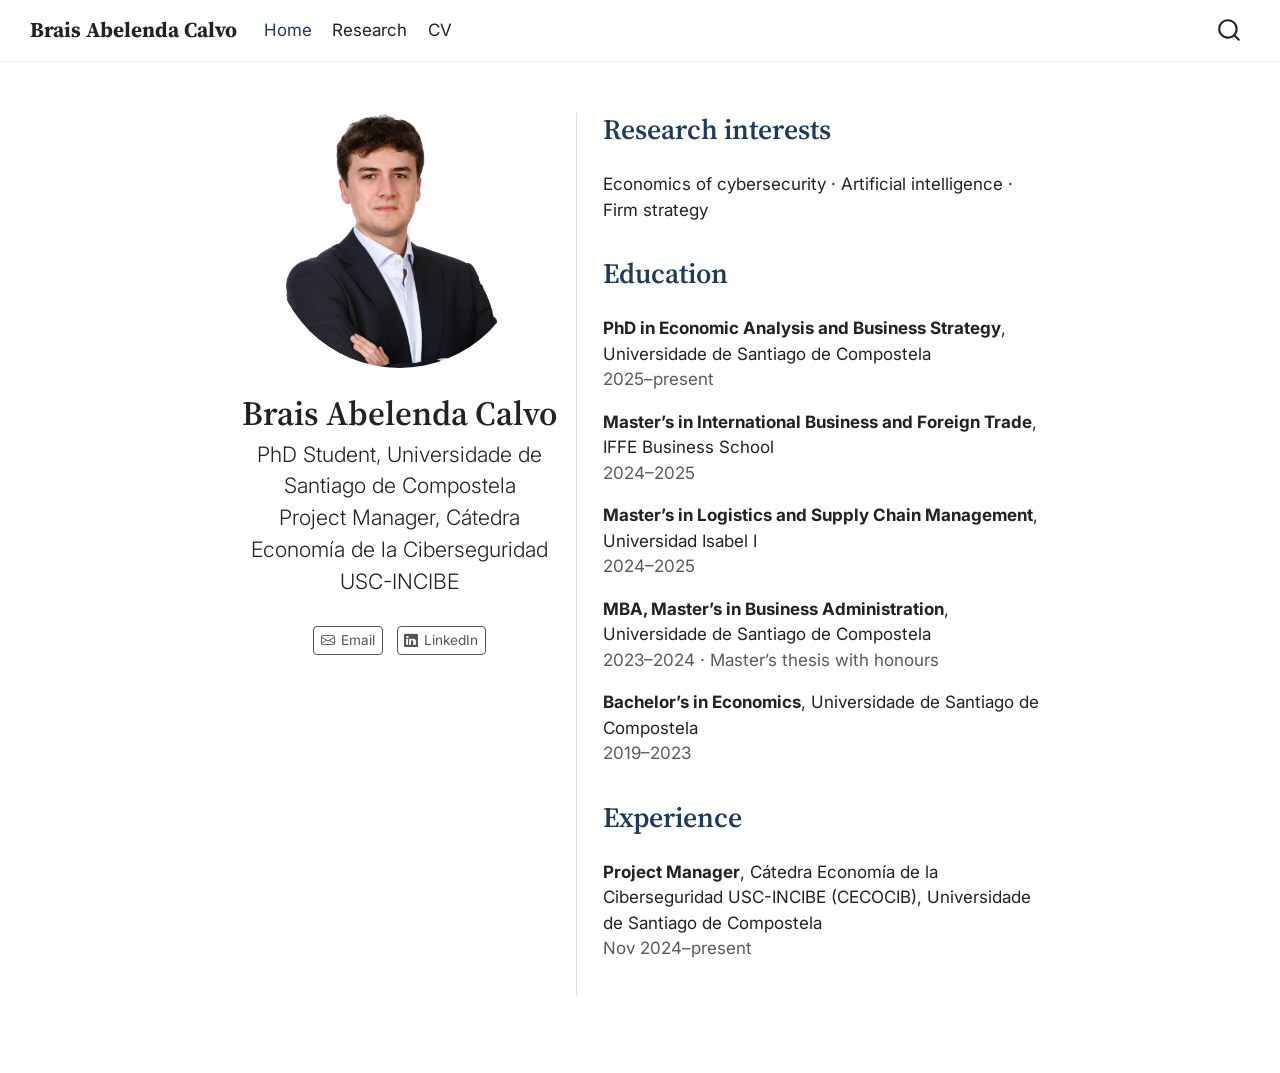
<file: index.html>
<!DOCTYPE html>
<html xmlns="http://www.w3.org/1999/xhtml" lang="en" xml:lang="en"><head>

<meta charset="utf-8">
<meta name="generator" content="quarto-1.11.9">

<meta name="viewport" content="width=device-width, initial-scale=1.0, user-scalable=yes">


<title>Brais Abelenda Calvo</title>
<style>
/* Default styles provided by pandoc.
** See https://pandoc.org/MANUAL.html#variables-for-html for config info.
*/
span.smallcaps{font-variant: small-caps;}
div.columns{display: flex; gap: 1.5em;}
div.column{flex: auto;}
@media screen {
div.columns{gap: min(4vw, 1.5em);}
div.column{overflow-x: auto;}
}
div.hanging-indent{margin-left: 1.5em; text-indent: -1.5em;}
ul.task-list{list-style: none;}
ul.task-list li input[type="checkbox"] {
  width: 0.8em;
  margin: 0 0.8em 0.2em -1em; /* quarto-specific, see https://github.com/quarto-dev/quarto-cli/issues/4556 */ 
  vertical-align: middle;
}
</style>


<script src="site_libs/quarto-nav/quarto-nav.js"></script>
<script src="site_libs/quarto-nav/headroom.min.js"></script>
<script src="site_libs/clipboard/clipboard.min.js"></script>
<script src="site_libs/quarto-search/autocomplete.umd.js"></script>
<script src="site_libs/quarto-search/fuse.min.js"></script>
<script src="site_libs/quarto-search/quarto-search.js"></script>
<meta name="quarto:offset" content="./">
<script src="site_libs/quarto-html/quarto.js" type="module"></script>
<script src="site_libs/quarto-html/tabsets/tabsets.js" type="module"></script>
<script src="site_libs/quarto-html/scrollable-regions/scrollable-regions.js" type="module"></script>
<script src="site_libs/quarto-html/popper.min.js"></script>
<script src="site_libs/quarto-html/tippy.umd.min.js"></script>
<link href="site_libs/quarto-html/tippy.css" rel="stylesheet">
<link href="site_libs/quarto-html/quarto-syntax-highlighting-63b5708e65d6cd79cd7618c58d0c21e7.css" rel="stylesheet" id="quarto-text-highlighting-styles">
<script src="site_libs/bootstrap/bootstrap.min.js"></script>
<link href="site_libs/bootstrap/bootstrap-icons.css" rel="stylesheet">
<link href="site_libs/bootstrap/bootstrap-11c2626c52c07ce5fc4bdbd849c84558.min.css" rel="stylesheet" append-hash="true" id="quarto-bootstrap" data-mode="light">
<script id="quarto-search-options" type="application/json">{
  "location": "navbar",
  "copy-button": false,
  "collapse-after": 3,
  "panel-placement": "end",
  "type": "overlay",
  "limit": 50,
  "keyboard-shortcut": [
    "f",
    "/",
    "s"
  ],
  "language": {
    "search-no-results-text": "No results",
    "search-matching-documents-text": "matching documents",
    "search-copy-link-title": "Copy link to search",
    "search-hide-matches-text": "Hide additional matches",
    "search-more-match-text": "more match in this document",
    "search-more-matches-text": "more matches in this document",
    "search-clear-button-title": "Clear",
    "search-text-placeholder": "",
    "search-detached-cancel-button-title": "Cancel",
    "search-submit-button-title": "Submit",
    "search-label": "Search"
  }
}</script>


</head>

<body class="nav-fixed fullcontent quarto-light"><a id="quarto-skip-link" class="visually-hidden-focusable" href="#quarto-document-content">Skip to main content</a>

<div id="quarto-search-results"></div>
  <header id="quarto-header" class="headroom fixed-top">
    <nav class="navbar navbar-expand-lg " data-bs-theme="dark" aria-label="Site">
      <div class="navbar-container container-fluid">
      <div class="navbar-brand-container mx-auto">
    <a class="navbar-brand" href="./index.html">
    <span class="navbar-title">Brais Abelenda Calvo</span>
    </a>
  </div>
          <button class="navbar-toggler" type="button" data-bs-toggle="collapse" data-bs-target="#navbarCollapse" aria-controls="navbarCollapse" aria-expanded="false" aria-label="Toggle navigation" onclick="if (window.quartoToggleHeadroom) { window.quartoToggleHeadroom(); }">
  <span class="navbar-toggler-icon"></span>
</button>
          <div class="collapse navbar-collapse" id="navbarCollapse">
            <ul class="navbar-nav navbar-nav-scroll me-auto">
  <li class="nav-item">
    <a class="nav-link active" href="./index.html" aria-current="page"> 
<span class="menu-text">Home</span></a>
  </li>  
  <li class="nav-item">
    <a class="nav-link" href="./research.html"> 
<span class="menu-text">Research</span></a>
  </li>  
  <li class="nav-item">
    <a class="nav-link" href="./cv.html"> 
<span class="menu-text">CV</span></a>
  </li>  
</ul>
          </div> <!-- /navcollapse -->
            <div class="quarto-navbar-tools">
</div>
            <div id="quarto-search" class="" title="Search"></div>
      </div> <!-- /container-fluid -->
    </nav>
</header>
<!-- content -->
<div id="quarto-content" class="quarto-container page-columns page-rows-contents page-layout-article page-navbar">
<!-- sidebar -->
<!-- margin-sidebar -->
    
<!-- main -->
<div class="quarto-about-trestles">
  <div class="about-entity">
    <img src="images/foto.jpg" class="about-image
  round " style="height: 15em; width: 15em;">
<header id="title-block-header" class="quarto-title-block default">
<div class="quarto-title">
<h1 class="title">Brais Abelenda Calvo</h1>
<p class="subtitle lead">PhD Student, Universidade de Santiago de Compostela<br>Project Manager, Cátedra Economía de la Ciberseguridad USC-INCIBE</p>
</div>
<div class="quarto-title-meta">
  </div>
</header>
    <div class="about-links">
  <a href="mailto:brais.abelenda.calvo@usc.es" class="about-link" rel="" target="">
    <i class="bi bi-envelope"></i>
     <span class="about-link-text">Email</span>
  </a>
  <a href="https://www.linkedin.com/in/braisabelendacalvo/" class="about-link" rel="" target="">
    <i class="bi bi-linkedin"></i>
     <span class="about-link-text">LinkedIn</span>
  </a>
</div>
  </div>
  <div class="about-contents"><main class="content" id="quarto-document-content" tabindex="-1">
<section id="research-interests" class="level2">
<h2 data-anchor-id="research-interests">Research interests</h2>
<p>Economics of cybersecurity · Artificial intelligence · Firm strategy</p>
</section>
<section id="education" class="level2">
<h2 data-anchor-id="education">Education</h2>
<p><strong>PhD in Economic Analysis and Business Strategy</strong>, Universidade de Santiago de Compostela<br>
<span class="text-muted">2025–present</span></p>
<p><strong>Master’s in International Business and Foreign Trade</strong>, IFFE Business School<br>
<span class="text-muted">2024–2025</span></p>
<p><strong>Master’s in Logistics and Supply Chain Management</strong>, Universidad Isabel I<br>
<span class="text-muted">2024–2025</span></p>
<p><strong>MBA, Master’s in Business Administration</strong>, Universidade de Santiago de Compostela<br>
<span class="text-muted">2023–2024 · Master’s thesis with honours</span></p>
<p><strong>Bachelor’s in Economics</strong>, Universidade de Santiago de Compostela<br>
<span class="text-muted">2019–2023</span></p>
</section>
<section id="experience" class="level2">
<h2 data-anchor-id="experience">Experience</h2>
<p><strong>Project Manager</strong>, Cátedra Economía de la Ciberseguridad USC-INCIBE (CECOCIB), Universidade de Santiago de Compostela<br>
<span class="text-muted">Nov 2024–present</span></p>


</section>
</main></div>
</div>
 <!-- /main -->
<script id="quarto-html-after-body" type="application/javascript">
  window.document.addEventListener("DOMContentLoaded", function (event) {
    const isCodeAnnotation = (el) => {
      for (const clz of el.classList) {
        if (clz.startsWith('code-annotation-')) {                     
          return true;
        }
      }
      return false;
    }
    const onCopySuccess = function(e) {
      // button target
      const button = e.trigger;
      // don't keep focus
      button.blur();
      // flash "checked"
      button.classList.add('code-copy-button-checked');
      var currentTitle = button.getAttribute("title");
      button.setAttribute("title", "Copied!");
      let tooltip;
      if (window.bootstrap) {
        button.setAttribute("data-bs-toggle", "tooltip");
        button.setAttribute("data-bs-placement", "left");
        button.setAttribute("data-bs-title", "Copied!");
        tooltip = new bootstrap.Tooltip(button, 
          { trigger: "manual", 
            customClass: "code-copy-button-tooltip",
            offset: [0, -8]});
        tooltip.show();    
      }
      setTimeout(function() {
        if (tooltip) {
          tooltip.hide();
          button.removeAttribute("data-bs-title");
          button.removeAttribute("data-bs-toggle");
          button.removeAttribute("data-bs-placement");
        }
        button.setAttribute("title", currentTitle);
        button.classList.remove('code-copy-button-checked');
      }, 1000);
      // clear code selection
      e.clearSelection();
    }
    const getTextToCopy = function(trigger) {
      const outerScaffold = trigger.parentElement.cloneNode(true);
      const codeEl = outerScaffold.querySelector('code');
      for (const childEl of codeEl.children) {
        if (isCodeAnnotation(childEl)) {
          childEl.remove();
        }
      }
      return codeEl.innerText;
    }
    const clipboard = new window.ClipboardJS('.code-copy-button:not([data-in-quarto-modal])', {
      text: getTextToCopy
    });
    clipboard.on('success', onCopySuccess);
    if (window.document.getElementById('quarto-embedded-source-code-modal')) {
      const clipboardModal = new window.ClipboardJS('.code-copy-button[data-in-quarto-modal]', {
        text: getTextToCopy,
        container: window.document.getElementById('quarto-embedded-source-code-modal')
      });
      clipboardModal.on('success', onCopySuccess);
    }
      var localhostRegex = new RegExp(/^(?:http|https):\/\/localhost\:?[0-9]*\//);
      var mailtoRegex = new RegExp(/^mailto:/);
        var filterRegex = new RegExp("https:\/\/braisabelendacalvo\.github\.io\/");
      var isInternal = (href) => {
          return filterRegex.test(href) || localhostRegex.test(href) || mailtoRegex.test(href);
      }
      // Inspect non-navigation links and adorn them if external
      window.quartoDecorateExternalLinks = function (root) {
     var links = (root || window.document).querySelectorAll('a[href]:not(.nav-link):not(.navbar-brand):not(.toc-action):not(.sidebar-link):not(.sidebar-item-toggle):not(.pagination-link):not(.no-external):not([aria-hidden]):not(.dropdown-item):not(.quarto-navigation-tool):not(.about-link)');
      for (var i=0; i<links.length; i++) {
        const link = links[i];
        if (!isInternal(link.href)) {
          // undo the damage that might have been done by quarto-nav.js in the case of
          // links that we want to consider external
          if (link.dataset.originalHref !== undefined) {
            link.href = link.dataset.originalHref;
          }
          if (!link.classList.contains('no-external-icon')) {
          }
        }
      }
      };
      window.quartoDecorateExternalLinks(window.document);
    // Esc closes the popup (WCAG 1.4.13) and focus leaving both trigger and
    // popup closes it (WCAG 2.4.11); tippy handles neither for interactive popups.
    const hideOnEscAndFocusOut = {
      name: 'hideOnEscAndFocusOut',
      defaultValue: true,
      fn(instance) {
        const dismiss = () => {
          // A show scheduled by the trigger delay would otherwise reopen it
          instance.clearDelayTimeouts();
          instance.hide();
        };
        const onKeyDown = (event) => {
          if (event.key !== 'Escape') {
            return;
          }
          // Keep Esc from also reaching page handlers (e.g. reveal.js overview),
          // except an open reveal.js slide menu, which Esc should close too.
          // The menu handles keys only when its keyboard option is on.
          const menuHandlesEsc = window.Reveal?.getPlugin?.('menu')?.isOpen() &&
            window.Reveal.getConfig().menu?.keyboard !== false;
          if (!menuHandlesEsc) {
            event.stopPropagation();
          }
          if (instance.popper.contains(window.document.activeElement)) {
            // Disabled while refocusing so the focus trigger does not reopen it
            instance.disable();
            instance.reference.focus();
            instance.enable();
          }
          dismiss();
        };
        const onFocusOut = (event) => {
          const target = event.relatedTarget;
          if (target && !instance.reference.contains(target) &&
              !instance.popper.contains(target)) {
            dismiss();
          }
        };
        // On the trigger too: a click trigger (code-annotations: select) has no
        // blur handling. Attached for the instance's lifetime so leaving the
        // trigger also cancels a show still pending on the trigger delay.
        instance.reference.addEventListener('focusout', onFocusOut);
        return {
          onShow() {
            window.document.addEventListener('keydown', onKeyDown, true);
            instance.popper.addEventListener('focusout', onFocusOut);
          },
          onHide() {
            window.document.removeEventListener('keydown', onKeyDown, true);
            instance.popper.removeEventListener('focusout', onFocusOut);
          },
          onDestroy() {
            instance.reference.removeEventListener('focusout', onFocusOut);
          },
        };
      },
    };
    function tippyHover(el, contentFn, onTriggerFn, onUntriggerFn) {
      const config = {
        allowHTML: true,
        maxWidth: 500,
        delay: 100,
        arrow: false,
        appendTo: function(el) {
            return el.parentElement;
        },
        interactive: true,
        interactiveBorder: 10,
        theme: 'quarto',
        placement: 'bottom-start',
        plugins: [hideOnEscAndFocusOut],
      };
      if (contentFn) {
        config.content = contentFn;
      }
      if (onTriggerFn) {
        config.onTrigger = onTriggerFn;
      }
      if (onUntriggerFn) {
        config.onUntrigger = onUntriggerFn;
      }
      window.tippy(el, config); 
    }
    const noterefs = window.document.querySelectorAll('a[role="doc-noteref"]');
    for (var i=0; i<noterefs.length; i++) {
      const ref = noterefs[i];
      tippyHover(ref, function() {
        // use id or data attribute instead here
        let href = ref.getAttribute('data-footnote-href') || ref.getAttribute('href');
        try { href = new URL(href).hash; } catch {}
        const id = href.replace(/^#\/?/, "");
        const note = window.document.getElementById(id);
        if (note) {
          return note.innerHTML;
        } else {
          return "";
        }
      });
    }
    const xrefs = window.document.querySelectorAll('a.quarto-xref');
    const processXRef = (id, note) => {
      // Strip column container classes
      const stripColumnClz = (el) => {
        el.classList.remove("page-full", "page-columns");
        if (el.children) {
          for (const child of el.children) {
            stripColumnClz(child);
          }
        }
      }
      stripColumnClz(note)
      if (id === null || id.startsWith('sec-')) {
        // Special case sections, only their first couple elements
        const container = document.createElement("div");
        if (note.children && note.children.length > 2) {
          container.appendChild(note.children[0].cloneNode(true));
          for (let i = 1; i < note.children.length; i++) {
            const child = note.children[i];
            if (child.tagName === "P" && child.innerText === "") {
              continue;
            } else {
              container.appendChild(child.cloneNode(true));
              break;
            }
          }
          if (window.Quarto?.typesetMath) {
            window.Quarto.typesetMath(container);
          }
          return container.innerHTML
        } else {
          if (window.Quarto?.typesetMath) {
            window.Quarto.typesetMath(note);
          }
          return note.innerHTML;
        }
      } else {
        // Remove any anchor links if they are present
        const anchorLink = note.querySelector('a.anchorjs-link');
        if (anchorLink) {
          anchorLink.remove();
        }
        if (window.Quarto?.typesetMath) {
          window.Quarto.typesetMath(note);
        }
        if (note.classList.contains("callout")) {
          return note.outerHTML;
        } else {
          return note.innerHTML;
        }
      }
    }
    for (var i=0; i<xrefs.length; i++) {
      const xref = xrefs[i];
      tippyHover(xref, undefined, function(instance) {
        instance.disable();
        let url = xref.getAttribute('href');
        let hash = undefined; 
        if (url.startsWith('#')) {
          hash = url;
        } else {
          try { hash = new URL(url).hash; } catch {}
        }
        if (hash) {
          const id = hash.replace(/^#\/?/, "");
          const note = window.document.getElementById(id);
          if (note !== null) {
            try {
              const html = processXRef(id, note.cloneNode(true));
              instance.setContent(html);
            } finally {
              instance.enable();
              instance.show();
            }
          } else {
            // See if we can fetch this
            fetch(url.split('#')[0])
            .then(res => res.text())
            .then(html => {
              const parser = new DOMParser();
              const htmlDoc = parser.parseFromString(html, "text/html");
              const note = htmlDoc.getElementById(id);
              if (note !== null) {
                const html = processXRef(id, note);
                instance.setContent(html);
              } 
            }).finally(() => {
              instance.enable();
              instance.show();
            });
          }
        } else {
          // See if we can fetch a full url (with no hash to target)
          // This is a special case and we should probably do some content thinning / targeting
          fetch(url)
          .then(res => res.text())
          .then(html => {
            const parser = new DOMParser();
            const htmlDoc = parser.parseFromString(html, "text/html");
            const note = htmlDoc.querySelector('main.content');
            if (note !== null) {
              // This should only happen for chapter cross references
              // (since there is no id in the URL)
              // remove the first header
              if (note.children.length > 0 && note.children[0].tagName === "HEADER") {
                note.children[0].remove();
              }
              const html = processXRef(null, note);
              instance.setContent(html);
            } 
          }).finally(() => {
            instance.enable();
            instance.show();
          });
        }
      }, function(instance) {
      });
    }
        let selectedAnnoteEl;
        const selectorForAnnotation = ( cell, annotation) => {
          let cellAttr = 'data-code-cell="' + cell + '"';
          let lineAttr = 'data-code-annotation="' +  annotation + '"';
          const selector = 'span[' + cellAttr + '][' + lineAttr + ']';
          return selector;
        }
        const selectCodeLines = (annoteEl) => {
          const doc = window.document;
          const targetCell = annoteEl.getAttribute("data-target-cell");
          const targetAnnotation = annoteEl.getAttribute("data-target-annotation");
          const annoteSpan = window.document.querySelector(selectorForAnnotation(targetCell, targetAnnotation));
          const lines = annoteSpan.getAttribute("data-code-lines").split(",");
          const lineIds = lines.map((line) => {
            return targetCell + "-" + line;
          })
          // Each band is positioned against its own containing block, which is
          // not the offsetParent of the lines, so place it from client rects.
          const placeBand = (band, firstEl, lastEl, codeBlock) => {
            const container = band.offsetParent;
            if (container === null) {
              return;
            }
            const containerRect = container.getBoundingClientRect();
            // Reveal.js scales slides with a transform, so convert client
            // pixels back to the CSS pixels of the container.
            const scale = containerRect.height / container.offsetHeight || 1;
            const firstRect = firstEl.getBoundingClientRect();
            const lastRect = lastEl.getBoundingClientRect();
            const top = (firstRect.top - containerRect.top) / scale - container.clientTop + container.scrollTop;
            const height = (lastRect.bottom - firstRect.top) / scale;
            band.style.top = top - 2 + "px";
            band.style.height = height + 4 + "px";
            if (codeBlock) {
              // Without the copy button wrapper, the containing block is wider
              // than the code block, so span the code block explicitly.
              const blockRect = codeBlock.getBoundingClientRect();
              band.style.left = (blockRect.left - containerRect.left) / scale - container.clientLeft + container.scrollLeft + "px";
              band.style.width = blockRect.width / scale + "px";
            }
          };
          if (lineIds.length > 0) {
            const el = window.document.getElementById(lineIds[0]);
            const lastEl = window.document.getElementById(lineIds[lineIds.length - 1]);
            const parent = el.parentElement.parentElement;
            // cook up a div (if necessary) and position it
            let div = window.document.getElementById("code-annotation-line-highlight");
            if (div === null) {
              div = window.document.createElement("div");
              div.setAttribute("id", "code-annotation-line-highlight");
              div.style.position = 'absolute';
              parent.appendChild(div);
            }
            placeBand(div, el, lastEl, parent.closest("div.sourceCode") || parent);
            let gutterDiv = window.document.getElementById("code-annotation-line-highlight-gutter");
            if (gutterDiv === null) {
              gutterDiv = window.document.createElement("div");
              gutterDiv.setAttribute("id", "code-annotation-line-highlight-gutter");
              gutterDiv.style.position = 'absolute';
              const codeCell = window.document.getElementById(targetCell);
              const gutter = codeCell.querySelector('.code-annotation-gutter');
              gutter.appendChild(gutterDiv);
            }
            placeBand(gutterDiv, el, lastEl);
            selectedAnnoteEl = annoteEl;
          }
        };
        const unselectCodeLines = () => {
          const elementsIds = ["code-annotation-line-highlight", "code-annotation-line-highlight-gutter"];
          elementsIds.forEach((elId) => {
            const div = window.document.getElementById(elId);
            if (div) {
              div.remove();
            }
          });
          selectedAnnoteEl = undefined;
        };
          // Handle positioning of the toggle
      window.addEventListener(
        "resize",
        throttle(() => {
          elRect = undefined;
          if (selectedAnnoteEl) {
            selectCodeLines(selectedAnnoteEl);
          }
        }, 10)
      );
      function throttle(fn, ms) {
      let throttle = false;
      let timer;
        return (...args) => {
          if(!throttle) { // first call gets through
              fn.apply(this, args);
              throttle = true;
          } else { // all the others get throttled
              if(timer) clearTimeout(timer); // cancel #2
              timer = setTimeout(() => {
                fn.apply(this, args);
                timer = throttle = false;
              }, ms);
          }
        };
      }
        // Attach click handler to the DT
        const annoteDls = window.document.querySelectorAll('dt[data-target-cell]');
        for (const annoteDlNode of annoteDls) {
          annoteDlNode.addEventListener('click', (event) => {
            const clickedEl = event.target;
            if (clickedEl !== selectedAnnoteEl) {
              unselectCodeLines();
              const activeEl = window.document.querySelector('dt[data-target-cell].code-annotation-active');
              if (activeEl) {
                activeEl.classList.remove('code-annotation-active');
              }
              selectCodeLines(clickedEl);
              clickedEl.classList.add('code-annotation-active');
            } else {
              // Unselect the line
              unselectCodeLines();
              clickedEl.classList.remove('code-annotation-active');
            }
          });
        }
    const findCites = (el) => {
      const parentEl = el.parentElement;
      if (parentEl) {
        const cites = parentEl.dataset.cites;
        if (cites) {
          return {
            el,
            cites: cites.split(' ')
          };
        } else {
          return findCites(el.parentElement)
        }
      } else {
        return undefined;
      }
    };
    var bibliorefs = window.document.querySelectorAll('a[role="doc-biblioref"]');
    for (var i=0; i<bibliorefs.length; i++) {
      const ref = bibliorefs[i];
      const citeInfo = findCites(ref);
      if (citeInfo) {
        tippyHover(citeInfo.el, function() {
          var popup = window.document.createElement('div');
          citeInfo.cites.forEach(function(cite) {
            var citeDiv = window.document.createElement('div');
            citeDiv.classList.add('hanging-indent');
            citeDiv.classList.add('csl-entry');
            var biblioDiv = window.document.getElementById('ref-' + cite);
            if (biblioDiv) {
              citeDiv.innerHTML = biblioDiv.innerHTML;
            }
            popup.appendChild(citeDiv);
          });
          return popup.innerHTML;
        });
      }
    }
  });
  </script>
  <script type="application/javascript">
  window.quartoScrollableRegionsLabels = {"code":"Scrollable code","output":"Scrollable output"};
  </script>
</div> <!-- /content -->




</body></html>
</file>
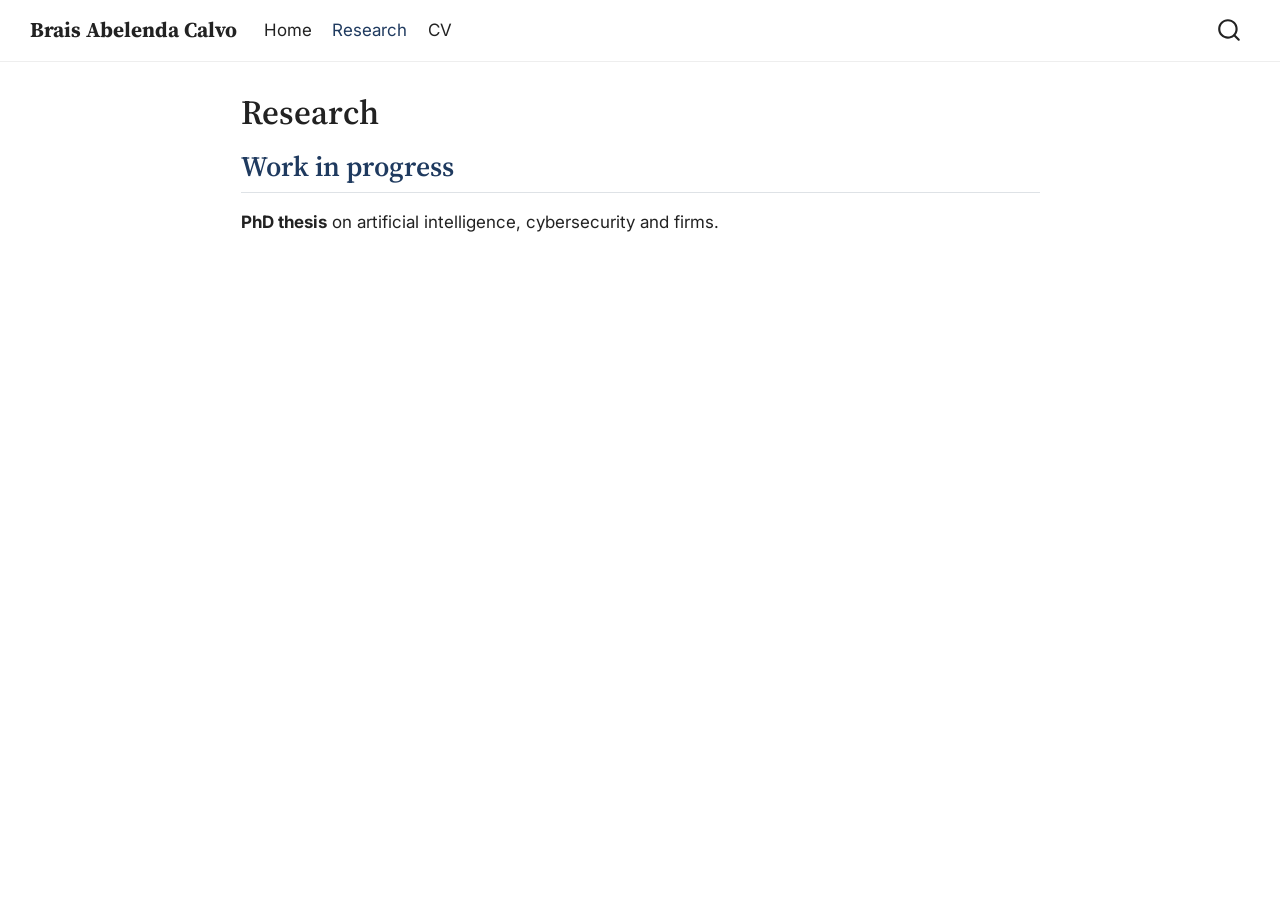
<file: research.html>
<!DOCTYPE html>
<html xmlns="http://www.w3.org/1999/xhtml" lang="en" xml:lang="en"><head>

<meta charset="utf-8">
<meta name="generator" content="quarto-1.11.9">

<meta name="viewport" content="width=device-width, initial-scale=1.0, user-scalable=yes">


<title>Research – Brais Abelenda Calvo</title>
<style>
/* Default styles provided by pandoc.
** See https://pandoc.org/MANUAL.html#variables-for-html for config info.
*/
span.smallcaps{font-variant: small-caps;}
div.columns{display: flex; gap: 1.5em;}
div.column{flex: auto;}
@media screen {
div.columns{gap: min(4vw, 1.5em);}
div.column{overflow-x: auto;}
}
div.hanging-indent{margin-left: 1.5em; text-indent: -1.5em;}
ul.task-list{list-style: none;}
ul.task-list li input[type="checkbox"] {
  width: 0.8em;
  margin: 0 0.8em 0.2em -1em; /* quarto-specific, see https://github.com/quarto-dev/quarto-cli/issues/4556 */ 
  vertical-align: middle;
}
</style>


<script src="site_libs/quarto-nav/quarto-nav.js"></script>
<script src="site_libs/quarto-nav/headroom.min.js"></script>
<script src="site_libs/clipboard/clipboard.min.js"></script>
<script src="site_libs/quarto-search/autocomplete.umd.js"></script>
<script src="site_libs/quarto-search/fuse.min.js"></script>
<script src="site_libs/quarto-search/quarto-search.js"></script>
<meta name="quarto:offset" content="./">
<script src="site_libs/quarto-html/quarto.js" type="module"></script>
<script src="site_libs/quarto-html/tabsets/tabsets.js" type="module"></script>
<script src="site_libs/quarto-html/scrollable-regions/scrollable-regions.js" type="module"></script>
<script src="site_libs/quarto-html/popper.min.js"></script>
<script src="site_libs/quarto-html/tippy.umd.min.js"></script>
<script src="site_libs/quarto-html/anchor.min.js"></script>
<link href="site_libs/quarto-html/tippy.css" rel="stylesheet">
<link href="site_libs/quarto-html/quarto-syntax-highlighting-63b5708e65d6cd79cd7618c58d0c21e7.css" rel="stylesheet" id="quarto-text-highlighting-styles">
<script src="site_libs/bootstrap/bootstrap.min.js"></script>
<link href="site_libs/bootstrap/bootstrap-icons.css" rel="stylesheet">
<link href="site_libs/bootstrap/bootstrap-11c2626c52c07ce5fc4bdbd849c84558.min.css" rel="stylesheet" append-hash="true" id="quarto-bootstrap" data-mode="light">
<script id="quarto-search-options" type="application/json">{
  "location": "navbar",
  "copy-button": false,
  "collapse-after": 3,
  "panel-placement": "end",
  "type": "overlay",
  "limit": 50,
  "keyboard-shortcut": [
    "f",
    "/",
    "s"
  ],
  "language": {
    "search-no-results-text": "No results",
    "search-matching-documents-text": "matching documents",
    "search-copy-link-title": "Copy link to search",
    "search-hide-matches-text": "Hide additional matches",
    "search-more-match-text": "more match in this document",
    "search-more-matches-text": "more matches in this document",
    "search-clear-button-title": "Clear",
    "search-text-placeholder": "",
    "search-detached-cancel-button-title": "Cancel",
    "search-submit-button-title": "Submit",
    "search-label": "Search"
  }
}</script>


</head>

<body class="nav-fixed fullcontent quarto-light"><a id="quarto-skip-link" class="visually-hidden-focusable" href="#quarto-document-content">Skip to main content</a>

<div id="quarto-search-results"></div>
  <header id="quarto-header" class="headroom fixed-top">
    <nav class="navbar navbar-expand-lg " data-bs-theme="dark" aria-label="Site">
      <div class="navbar-container container-fluid">
      <div class="navbar-brand-container mx-auto">
    <a class="navbar-brand" href="./index.html">
    <span class="navbar-title">Brais Abelenda Calvo</span>
    </a>
  </div>
          <button class="navbar-toggler" type="button" data-bs-toggle="collapse" data-bs-target="#navbarCollapse" aria-controls="navbarCollapse" aria-expanded="false" aria-label="Toggle navigation" onclick="if (window.quartoToggleHeadroom) { window.quartoToggleHeadroom(); }">
  <span class="navbar-toggler-icon"></span>
</button>
          <div class="collapse navbar-collapse" id="navbarCollapse">
            <ul class="navbar-nav navbar-nav-scroll me-auto">
  <li class="nav-item">
    <a class="nav-link" href="./index.html"> 
<span class="menu-text">Home</span></a>
  </li>  
  <li class="nav-item">
    <a class="nav-link active" href="./research.html" aria-current="page"> 
<span class="menu-text">Research</span></a>
  </li>  
  <li class="nav-item">
    <a class="nav-link" href="./cv.html"> 
<span class="menu-text">CV</span></a>
  </li>  
</ul>
          </div> <!-- /navcollapse -->
            <div class="quarto-navbar-tools">
</div>
            <div id="quarto-search" class="" title="Search"></div>
      </div> <!-- /container-fluid -->
    </nav>
</header>
<!-- content -->
<div id="quarto-content" class="quarto-container page-columns page-rows-contents page-layout-article page-navbar">
<!-- sidebar -->
<!-- margin-sidebar -->
    
<!-- main -->
<main class="content" id="quarto-document-content" tabindex="-1">

<header id="title-block-header" class="quarto-title-block default">
<div class="quarto-title">
<h1 class="title">Research</h1>
</div>



<div class="quarto-title-meta">

    
  
    
  </div>
  


</header>


<section id="work-in-progress" class="level2">
<h2 class="anchored" data-anchor-id="work-in-progress">Work in progress</h2>
<p><strong>PhD thesis</strong> on artificial intelligence, cybersecurity and firms.</p>


</section>

</main> <!-- /main -->
<script id="quarto-html-after-body" type="application/javascript">
  window.document.addEventListener("DOMContentLoaded", function (event) {
    const icon = "";
    const anchorJS = new window.AnchorJS();
    anchorJS.options = {
      placement: 'right',
      icon: icon
    };
    anchorJS.add('.anchored');
    const isCodeAnnotation = (el) => {
      for (const clz of el.classList) {
        if (clz.startsWith('code-annotation-')) {                     
          return true;
        }
      }
      return false;
    }
    const onCopySuccess = function(e) {
      // button target
      const button = e.trigger;
      // don't keep focus
      button.blur();
      // flash "checked"
      button.classList.add('code-copy-button-checked');
      var currentTitle = button.getAttribute("title");
      button.setAttribute("title", "Copied!");
      let tooltip;
      if (window.bootstrap) {
        button.setAttribute("data-bs-toggle", "tooltip");
        button.setAttribute("data-bs-placement", "left");
        button.setAttribute("data-bs-title", "Copied!");
        tooltip = new bootstrap.Tooltip(button, 
          { trigger: "manual", 
            customClass: "code-copy-button-tooltip",
            offset: [0, -8]});
        tooltip.show();    
      }
      setTimeout(function() {
        if (tooltip) {
          tooltip.hide();
          button.removeAttribute("data-bs-title");
          button.removeAttribute("data-bs-toggle");
          button.removeAttribute("data-bs-placement");
        }
        button.setAttribute("title", currentTitle);
        button.classList.remove('code-copy-button-checked');
      }, 1000);
      // clear code selection
      e.clearSelection();
    }
    const getTextToCopy = function(trigger) {
      const outerScaffold = trigger.parentElement.cloneNode(true);
      const codeEl = outerScaffold.querySelector('code');
      for (const childEl of codeEl.children) {
        if (isCodeAnnotation(childEl)) {
          childEl.remove();
        }
      }
      return codeEl.innerText;
    }
    const clipboard = new window.ClipboardJS('.code-copy-button:not([data-in-quarto-modal])', {
      text: getTextToCopy
    });
    clipboard.on('success', onCopySuccess);
    if (window.document.getElementById('quarto-embedded-source-code-modal')) {
      const clipboardModal = new window.ClipboardJS('.code-copy-button[data-in-quarto-modal]', {
        text: getTextToCopy,
        container: window.document.getElementById('quarto-embedded-source-code-modal')
      });
      clipboardModal.on('success', onCopySuccess);
    }
      var localhostRegex = new RegExp(/^(?:http|https):\/\/localhost\:?[0-9]*\//);
      var mailtoRegex = new RegExp(/^mailto:/);
        var filterRegex = new RegExp("https:\/\/braisabelendacalvo\.github\.io\/");
      var isInternal = (href) => {
          return filterRegex.test(href) || localhostRegex.test(href) || mailtoRegex.test(href);
      }
      // Inspect non-navigation links and adorn them if external
      window.quartoDecorateExternalLinks = function (root) {
     var links = (root || window.document).querySelectorAll('a[href]:not(.nav-link):not(.navbar-brand):not(.toc-action):not(.sidebar-link):not(.sidebar-item-toggle):not(.pagination-link):not(.no-external):not([aria-hidden]):not(.dropdown-item):not(.quarto-navigation-tool):not(.about-link)');
      for (var i=0; i<links.length; i++) {
        const link = links[i];
        if (!isInternal(link.href)) {
          // undo the damage that might have been done by quarto-nav.js in the case of
          // links that we want to consider external
          if (link.dataset.originalHref !== undefined) {
            link.href = link.dataset.originalHref;
          }
          if (!link.classList.contains('no-external-icon')) {
          }
        }
      }
      };
      window.quartoDecorateExternalLinks(window.document);
    // Esc closes the popup (WCAG 1.4.13) and focus leaving both trigger and
    // popup closes it (WCAG 2.4.11); tippy handles neither for interactive popups.
    const hideOnEscAndFocusOut = {
      name: 'hideOnEscAndFocusOut',
      defaultValue: true,
      fn(instance) {
        const dismiss = () => {
          // A show scheduled by the trigger delay would otherwise reopen it
          instance.clearDelayTimeouts();
          instance.hide();
        };
        const onKeyDown = (event) => {
          if (event.key !== 'Escape') {
            return;
          }
          // Keep Esc from also reaching page handlers (e.g. reveal.js overview),
          // except an open reveal.js slide menu, which Esc should close too.
          // The menu handles keys only when its keyboard option is on.
          const menuHandlesEsc = window.Reveal?.getPlugin?.('menu')?.isOpen() &&
            window.Reveal.getConfig().menu?.keyboard !== false;
          if (!menuHandlesEsc) {
            event.stopPropagation();
          }
          if (instance.popper.contains(window.document.activeElement)) {
            // Disabled while refocusing so the focus trigger does not reopen it
            instance.disable();
            instance.reference.focus();
            instance.enable();
          }
          dismiss();
        };
        const onFocusOut = (event) => {
          const target = event.relatedTarget;
          if (target && !instance.reference.contains(target) &&
              !instance.popper.contains(target)) {
            dismiss();
          }
        };
        // On the trigger too: a click trigger (code-annotations: select) has no
        // blur handling. Attached for the instance's lifetime so leaving the
        // trigger also cancels a show still pending on the trigger delay.
        instance.reference.addEventListener('focusout', onFocusOut);
        return {
          onShow() {
            window.document.addEventListener('keydown', onKeyDown, true);
            instance.popper.addEventListener('focusout', onFocusOut);
          },
          onHide() {
            window.document.removeEventListener('keydown', onKeyDown, true);
            instance.popper.removeEventListener('focusout', onFocusOut);
          },
          onDestroy() {
            instance.reference.removeEventListener('focusout', onFocusOut);
          },
        };
      },
    };
    function tippyHover(el, contentFn, onTriggerFn, onUntriggerFn) {
      const config = {
        allowHTML: true,
        maxWidth: 500,
        delay: 100,
        arrow: false,
        appendTo: function(el) {
            return el.parentElement;
        },
        interactive: true,
        interactiveBorder: 10,
        theme: 'quarto',
        placement: 'bottom-start',
        plugins: [hideOnEscAndFocusOut],
      };
      if (contentFn) {
        config.content = contentFn;
      }
      if (onTriggerFn) {
        config.onTrigger = onTriggerFn;
      }
      if (onUntriggerFn) {
        config.onUntrigger = onUntriggerFn;
      }
      window.tippy(el, config); 
    }
    const noterefs = window.document.querySelectorAll('a[role="doc-noteref"]');
    for (var i=0; i<noterefs.length; i++) {
      const ref = noterefs[i];
      tippyHover(ref, function() {
        // use id or data attribute instead here
        let href = ref.getAttribute('data-footnote-href') || ref.getAttribute('href');
        try { href = new URL(href).hash; } catch {}
        const id = href.replace(/^#\/?/, "");
        const note = window.document.getElementById(id);
        if (note) {
          return note.innerHTML;
        } else {
          return "";
        }
      });
    }
    const xrefs = window.document.querySelectorAll('a.quarto-xref');
    const processXRef = (id, note) => {
      // Strip column container classes
      const stripColumnClz = (el) => {
        el.classList.remove("page-full", "page-columns");
        if (el.children) {
          for (const child of el.children) {
            stripColumnClz(child);
          }
        }
      }
      stripColumnClz(note)
      if (id === null || id.startsWith('sec-')) {
        // Special case sections, only their first couple elements
        const container = document.createElement("div");
        if (note.children && note.children.length > 2) {
          container.appendChild(note.children[0].cloneNode(true));
          for (let i = 1; i < note.children.length; i++) {
            const child = note.children[i];
            if (child.tagName === "P" && child.innerText === "") {
              continue;
            } else {
              container.appendChild(child.cloneNode(true));
              break;
            }
          }
          if (window.Quarto?.typesetMath) {
            window.Quarto.typesetMath(container);
          }
          return container.innerHTML
        } else {
          if (window.Quarto?.typesetMath) {
            window.Quarto.typesetMath(note);
          }
          return note.innerHTML;
        }
      } else {
        // Remove any anchor links if they are present
        const anchorLink = note.querySelector('a.anchorjs-link');
        if (anchorLink) {
          anchorLink.remove();
        }
        if (window.Quarto?.typesetMath) {
          window.Quarto.typesetMath(note);
        }
        if (note.classList.contains("callout")) {
          return note.outerHTML;
        } else {
          return note.innerHTML;
        }
      }
    }
    for (var i=0; i<xrefs.length; i++) {
      const xref = xrefs[i];
      tippyHover(xref, undefined, function(instance) {
        instance.disable();
        let url = xref.getAttribute('href');
        let hash = undefined; 
        if (url.startsWith('#')) {
          hash = url;
        } else {
          try { hash = new URL(url).hash; } catch {}
        }
        if (hash) {
          const id = hash.replace(/^#\/?/, "");
          const note = window.document.getElementById(id);
          if (note !== null) {
            try {
              const html = processXRef(id, note.cloneNode(true));
              instance.setContent(html);
            } finally {
              instance.enable();
              instance.show();
            }
          } else {
            // See if we can fetch this
            fetch(url.split('#')[0])
            .then(res => res.text())
            .then(html => {
              const parser = new DOMParser();
              const htmlDoc = parser.parseFromString(html, "text/html");
              const note = htmlDoc.getElementById(id);
              if (note !== null) {
                const html = processXRef(id, note);
                instance.setContent(html);
              } 
            }).finally(() => {
              instance.enable();
              instance.show();
            });
          }
        } else {
          // See if we can fetch a full url (with no hash to target)
          // This is a special case and we should probably do some content thinning / targeting
          fetch(url)
          .then(res => res.text())
          .then(html => {
            const parser = new DOMParser();
            const htmlDoc = parser.parseFromString(html, "text/html");
            const note = htmlDoc.querySelector('main.content');
            if (note !== null) {
              // This should only happen for chapter cross references
              // (since there is no id in the URL)
              // remove the first header
              if (note.children.length > 0 && note.children[0].tagName === "HEADER") {
                note.children[0].remove();
              }
              const html = processXRef(null, note);
              instance.setContent(html);
            } 
          }).finally(() => {
            instance.enable();
            instance.show();
          });
        }
      }, function(instance) {
      });
    }
        let selectedAnnoteEl;
        const selectorForAnnotation = ( cell, annotation) => {
          let cellAttr = 'data-code-cell="' + cell + '"';
          let lineAttr = 'data-code-annotation="' +  annotation + '"';
          const selector = 'span[' + cellAttr + '][' + lineAttr + ']';
          return selector;
        }
        const selectCodeLines = (annoteEl) => {
          const doc = window.document;
          const targetCell = annoteEl.getAttribute("data-target-cell");
          const targetAnnotation = annoteEl.getAttribute("data-target-annotation");
          const annoteSpan = window.document.querySelector(selectorForAnnotation(targetCell, targetAnnotation));
          const lines = annoteSpan.getAttribute("data-code-lines").split(",");
          const lineIds = lines.map((line) => {
            return targetCell + "-" + line;
          })
          // Each band is positioned against its own containing block, which is
          // not the offsetParent of the lines, so place it from client rects.
          const placeBand = (band, firstEl, lastEl, codeBlock) => {
            const container = band.offsetParent;
            if (container === null) {
              return;
            }
            const containerRect = container.getBoundingClientRect();
            // Reveal.js scales slides with a transform, so convert client
            // pixels back to the CSS pixels of the container.
            const scale = containerRect.height / container.offsetHeight || 1;
            const firstRect = firstEl.getBoundingClientRect();
            const lastRect = lastEl.getBoundingClientRect();
            const top = (firstRect.top - containerRect.top) / scale - container.clientTop + container.scrollTop;
            const height = (lastRect.bottom - firstRect.top) / scale;
            band.style.top = top - 2 + "px";
            band.style.height = height + 4 + "px";
            if (codeBlock) {
              // Without the copy button wrapper, the containing block is wider
              // than the code block, so span the code block explicitly.
              const blockRect = codeBlock.getBoundingClientRect();
              band.style.left = (blockRect.left - containerRect.left) / scale - container.clientLeft + container.scrollLeft + "px";
              band.style.width = blockRect.width / scale + "px";
            }
          };
          if (lineIds.length > 0) {
            const el = window.document.getElementById(lineIds[0]);
            const lastEl = window.document.getElementById(lineIds[lineIds.length - 1]);
            const parent = el.parentElement.parentElement;
            // cook up a div (if necessary) and position it
            let div = window.document.getElementById("code-annotation-line-highlight");
            if (div === null) {
              div = window.document.createElement("div");
              div.setAttribute("id", "code-annotation-line-highlight");
              div.style.position = 'absolute';
              parent.appendChild(div);
            }
            placeBand(div, el, lastEl, parent.closest("div.sourceCode") || parent);
            let gutterDiv = window.document.getElementById("code-annotation-line-highlight-gutter");
            if (gutterDiv === null) {
              gutterDiv = window.document.createElement("div");
              gutterDiv.setAttribute("id", "code-annotation-line-highlight-gutter");
              gutterDiv.style.position = 'absolute';
              const codeCell = window.document.getElementById(targetCell);
              const gutter = codeCell.querySelector('.code-annotation-gutter');
              gutter.appendChild(gutterDiv);
            }
            placeBand(gutterDiv, el, lastEl);
            selectedAnnoteEl = annoteEl;
          }
        };
        const unselectCodeLines = () => {
          const elementsIds = ["code-annotation-line-highlight", "code-annotation-line-highlight-gutter"];
          elementsIds.forEach((elId) => {
            const div = window.document.getElementById(elId);
            if (div) {
              div.remove();
            }
          });
          selectedAnnoteEl = undefined;
        };
          // Handle positioning of the toggle
      window.addEventListener(
        "resize",
        throttle(() => {
          elRect = undefined;
          if (selectedAnnoteEl) {
            selectCodeLines(selectedAnnoteEl);
          }
        }, 10)
      );
      function throttle(fn, ms) {
      let throttle = false;
      let timer;
        return (...args) => {
          if(!throttle) { // first call gets through
              fn.apply(this, args);
              throttle = true;
          } else { // all the others get throttled
              if(timer) clearTimeout(timer); // cancel #2
              timer = setTimeout(() => {
                fn.apply(this, args);
                timer = throttle = false;
              }, ms);
          }
        };
      }
        // Attach click handler to the DT
        const annoteDls = window.document.querySelectorAll('dt[data-target-cell]');
        for (const annoteDlNode of annoteDls) {
          annoteDlNode.addEventListener('click', (event) => {
            const clickedEl = event.target;
            if (clickedEl !== selectedAnnoteEl) {
              unselectCodeLines();
              const activeEl = window.document.querySelector('dt[data-target-cell].code-annotation-active');
              if (activeEl) {
                activeEl.classList.remove('code-annotation-active');
              }
              selectCodeLines(clickedEl);
              clickedEl.classList.add('code-annotation-active');
            } else {
              // Unselect the line
              unselectCodeLines();
              clickedEl.classList.remove('code-annotation-active');
            }
          });
        }
    const findCites = (el) => {
      const parentEl = el.parentElement;
      if (parentEl) {
        const cites = parentEl.dataset.cites;
        if (cites) {
          return {
            el,
            cites: cites.split(' ')
          };
        } else {
          return findCites(el.parentElement)
        }
      } else {
        return undefined;
      }
    };
    var bibliorefs = window.document.querySelectorAll('a[role="doc-biblioref"]');
    for (var i=0; i<bibliorefs.length; i++) {
      const ref = bibliorefs[i];
      const citeInfo = findCites(ref);
      if (citeInfo) {
        tippyHover(citeInfo.el, function() {
          var popup = window.document.createElement('div');
          citeInfo.cites.forEach(function(cite) {
            var citeDiv = window.document.createElement('div');
            citeDiv.classList.add('hanging-indent');
            citeDiv.classList.add('csl-entry');
            var biblioDiv = window.document.getElementById('ref-' + cite);
            if (biblioDiv) {
              citeDiv.innerHTML = biblioDiv.innerHTML;
            }
            popup.appendChild(citeDiv);
          });
          return popup.innerHTML;
        });
      }
    }
  });
  </script>
  <script type="application/javascript">
  window.quartoScrollableRegionsLabels = {"code":"Scrollable code","output":"Scrollable output"};
  </script>
</div> <!-- /content -->




</body></html>
</file>
<file: site_libs/quarto-html/tippy.css>
.tippy-box[data-animation=fade][data-state=hidden]{opacity:0}[data-tippy-root]{max-width:calc(100vw - 10px)}.tippy-box{position:relative;background-color:#333;color:#fff;border-radius:4px;font-size:14px;line-height:1.4;white-space:normal;outline:0;transition-property:transform,visibility,opacity}.tippy-box[data-placement^=top]>.tippy-arrow{bottom:0}.tippy-box[data-placement^=top]>.tippy-arrow:before{bottom:-7px;left:0;border-width:8px 8px 0;border-top-color:initial;transform-origin:center top}.tippy-box[data-placement^=bottom]>.tippy-arrow{top:0}.tippy-box[data-placement^=bottom]>.tippy-arrow:before{top:-7px;left:0;border-width:0 8px 8px;border-bottom-color:initial;transform-origin:center bottom}.tippy-box[data-placement^=left]>.tippy-arrow{right:0}.tippy-box[data-placement^=left]>.tippy-arrow:before{border-width:8px 0 8px 8px;border-left-color:initial;right:-7px;transform-origin:center left}.tippy-box[data-placement^=right]>.tippy-arrow{left:0}.tippy-box[data-placement^=right]>.tippy-arrow:before{left:-7px;border-width:8px 8px 8px 0;border-right-color:initial;transform-origin:center right}.tippy-box[data-inertia][data-state=visible]{transition-timing-function:cubic-bezier(.54,1.5,.38,1.11)}.tippy-arrow{width:16px;height:16px;color:#333}.tippy-arrow:before{content:"";position:absolute;border-color:transparent;border-style:solid}.tippy-content{position:relative;padding:5px 9px;z-index:1}
</file>
<file: site_libs/quarto-html/quarto-syntax-highlighting-63b5708e65d6cd79cd7618c58d0c21e7.css>
/* quarto syntax highlight colors */
:root {
  --quarto-hl-ot-color: #003B4F;
  --quarto-hl-at-color: #657422;
  --quarto-hl-ss-color: #20794D;
  --quarto-hl-an-color: #5E5E5E;
  --quarto-hl-fu-color: #4758AB;
  --quarto-hl-st-color: #20794D;
  --quarto-hl-cf-color: #003B4F;
  --quarto-hl-op-color: #5E5E5E;
  --quarto-hl-er-color: #AD0000;
  --quarto-hl-bn-color: #AD0000;
  --quarto-hl-al-color: #AD0000;
  --quarto-hl-va-color: #111111;
  --quarto-hl-bu-color: inherit;
  --quarto-hl-ex-color: inherit;
  --quarto-hl-pp-color: #AD0000;
  --quarto-hl-in-color: #5E5E5E;
  --quarto-hl-vs-color: #20794D;
  --quarto-hl-wa-color: #5E5E5E;
  --quarto-hl-do-color: #5E5E5E;
  --quarto-hl-im-color: #00769E;
  --quarto-hl-ch-color: #20794D;
  --quarto-hl-dt-color: #AD0000;
  --quarto-hl-fl-color: #AD0000;
  --quarto-hl-co-color: #5E5E5E;
  --quarto-hl-cv-color: #5E5E5E;
  --quarto-hl-cn-color: #8f5902;
  --quarto-hl-sc-color: #5E5E5E;
  --quarto-hl-dv-color: #AD0000;
  --quarto-hl-kw-color: #003B4F;
}

/* other quarto variables */
:root {
  --quarto-font-monospace: SFMono-Regular, Menlo, Monaco, Consolas, "Liberation Mono", "Courier New", monospace;
}

/* syntax highlight based on Pandoc's rules */
pre > code.sourceCode > span {
  color: #003B4F;
}

code.sourceCode > span {
  color: #003B4F;
}

div.sourceCode,
div.sourceCode pre.sourceCode {
  color: #003B4F;
}

/* Normal */
code span {
  color: #003B4F;
}

/* Alert */
code span.al {
  color: #AD0000;
  font-style: inherit;
}

/* Annotation */
code span.an {
  color: #5E5E5E;
  font-style: inherit;
}

/* Attribute */
code span.at {
  color: #657422;
  font-style: inherit;
}

/* BaseN */
code span.bn {
  color: #AD0000;
  font-style: inherit;
}

/* BuiltIn */
code span.bu {
  font-style: inherit;
}

/* ControlFlow */
code span.cf {
  color: #003B4F;
  font-weight: bold;
  font-style: inherit;
}

/* Char */
code span.ch {
  color: #20794D;
  font-style: inherit;
}

/* Constant */
code span.cn {
  color: #8f5902;
  font-style: inherit;
}

/* Comment */
code span.co {
  color: #5E5E5E;
  font-style: inherit;
}

/* CommentVar */
code span.cv {
  color: #5E5E5E;
  font-style: italic;
}

/* Documentation */
code span.do {
  color: #5E5E5E;
  font-style: italic;
}

/* DataType */
code span.dt {
  color: #AD0000;
  font-style: inherit;
}

/* DecVal */
code span.dv {
  color: #AD0000;
  font-style: inherit;
}

/* Error */
code span.er {
  color: #AD0000;
  font-style: inherit;
}

/* Extension */
code span.ex {
  font-style: inherit;
}

/* Float */
code span.fl {
  color: #AD0000;
  font-style: inherit;
}

/* Function */
code span.fu {
  color: #4758AB;
  font-style: inherit;
}

/* Import */
code span.im {
  color: #00769E;
  font-style: inherit;
}

/* Information */
code span.in {
  color: #5E5E5E;
  font-style: inherit;
}

/* Keyword */
code span.kw {
  color: #003B4F;
  font-weight: bold;
  font-style: inherit;
}

/* Operator */
code span.op {
  color: #5E5E5E;
  font-style: inherit;
}

/* Other */
code span.ot {
  color: #003B4F;
  font-style: inherit;
}

/* Preprocessor */
code span.pp {
  color: #AD0000;
  font-style: inherit;
}

/* SpecialChar */
code span.sc {
  color: #5E5E5E;
  font-style: inherit;
}

/* SpecialString */
code span.ss {
  color: #20794D;
  font-style: inherit;
}

/* String */
code span.st {
  color: #20794D;
  font-style: inherit;
}

/* Variable */
code span.va {
  color: #111111;
  font-style: inherit;
}

/* VerbatimString */
code span.vs {
  color: #20794D;
  font-style: inherit;
}

/* Warning */
code span.wa {
  color: #5E5E5E;
  font-style: italic;
}

.prevent-inlining {
  content: "</";
}

/*# sourceMappingURL=054cc16b9e9817627be6994582d2ffb5.css.map */
</file>
